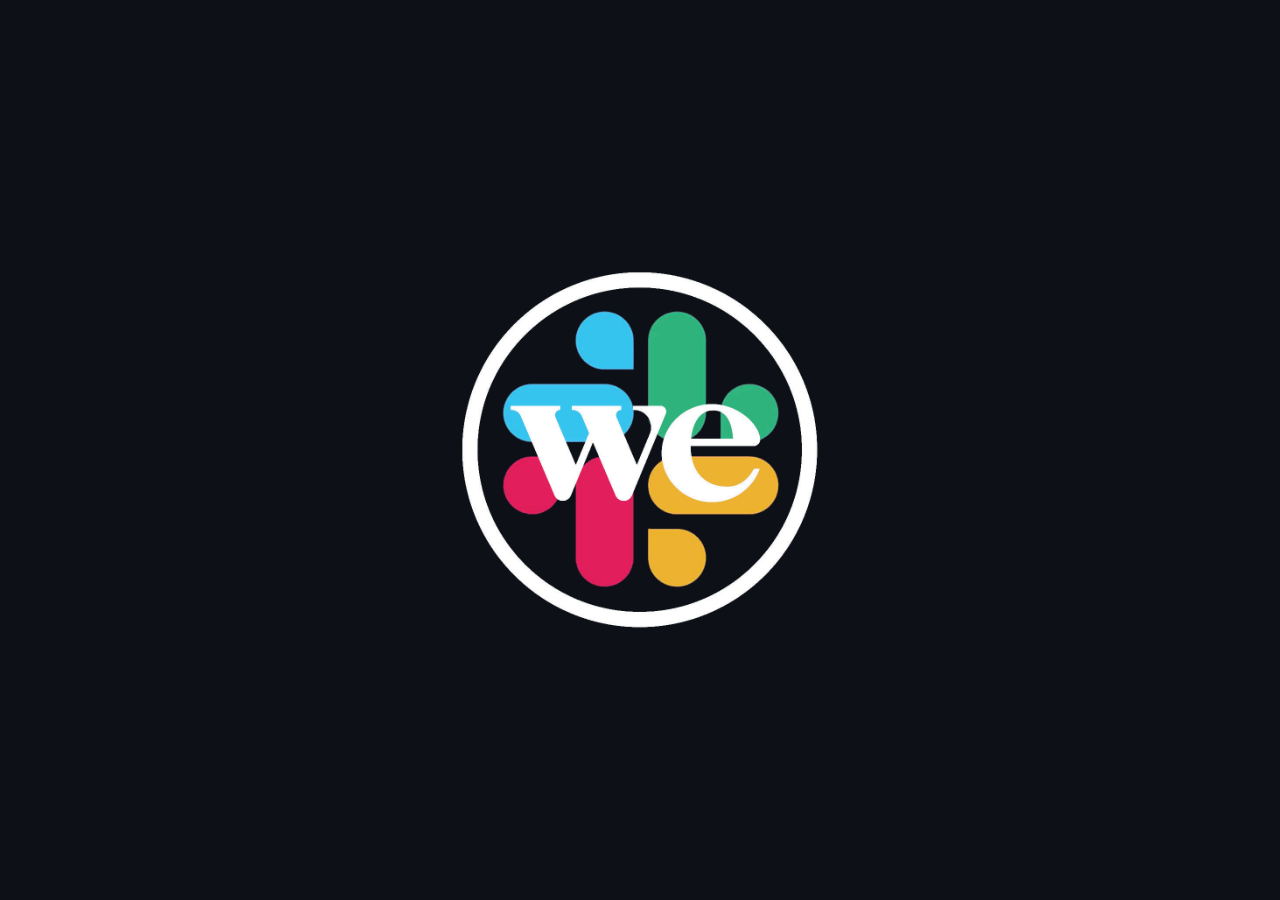
<file: site/index.html>
<!DOCTYPE html>
<html lang="en">
<head>
<meta charset="utf-8">
<meta name="viewport" content="width=device-width, initial-scale=1">
<title>weslack</title>
<meta name="description" content="weslack, a team doing CTF write-ups.">
<link rel="canonical" href="https://weslack.team/">
<link rel="icon" href="/favicon.ico" sizes="any">
<link rel="icon" type="image/png" sizes="32x32" href="/favicon-32x32.png">
<link rel="icon" type="image/png" sizes="16x16" href="/favicon-16x16.png">
<link rel="apple-touch-icon" href="/apple-touch-icon.png">
<link rel="manifest" href="/site.webmanifest">
<meta name="color-scheme" content="dark">
<meta name="theme-color" content="#0d1117">
<meta property="og:site_name" content="weslack">
<meta property="og:title" content="weslack">
<meta property="og:description" content="A team doing CTF write-ups.">
<meta property="og:type" content="website">
<meta property="og:url" content="https://weslack.team/">
<meta property="og:image" content="https://weslack.team/og/home.png">
<meta property="og:image:type" content="image/png">
<meta property="og:image:width" content="1200">
<meta property="og:image:height" content="630">
<meta property="og:image:alt" content="weslack">
<meta name="twitter:card" content="summary_large_image">
<meta name="twitter:title" content="weslack">
<meta name="twitter:description" content="A team doing CTF write-ups.">
<meta name="twitter:image" content="https://weslack.team/og/home.png">
<style>
  html {
    background: #0d1117;
    /* The mark's ring and wordmark are white; keep the page dark in all UAs. */
    color-scheme: dark;
  }
  body {
    min-height: 100dvh;
    margin: 0;
    display: grid;
    place-items: center;
    padding: 6vmin;
    box-sizing: border-box;
  }
  img {
    width: min(60vmin, 420px);
    height: auto;
    display: block;
  }
</style>
</head>
<body>
  <img src="logo.png" width="960" height="960" alt="weslack">
</body>
</html>
</file>
